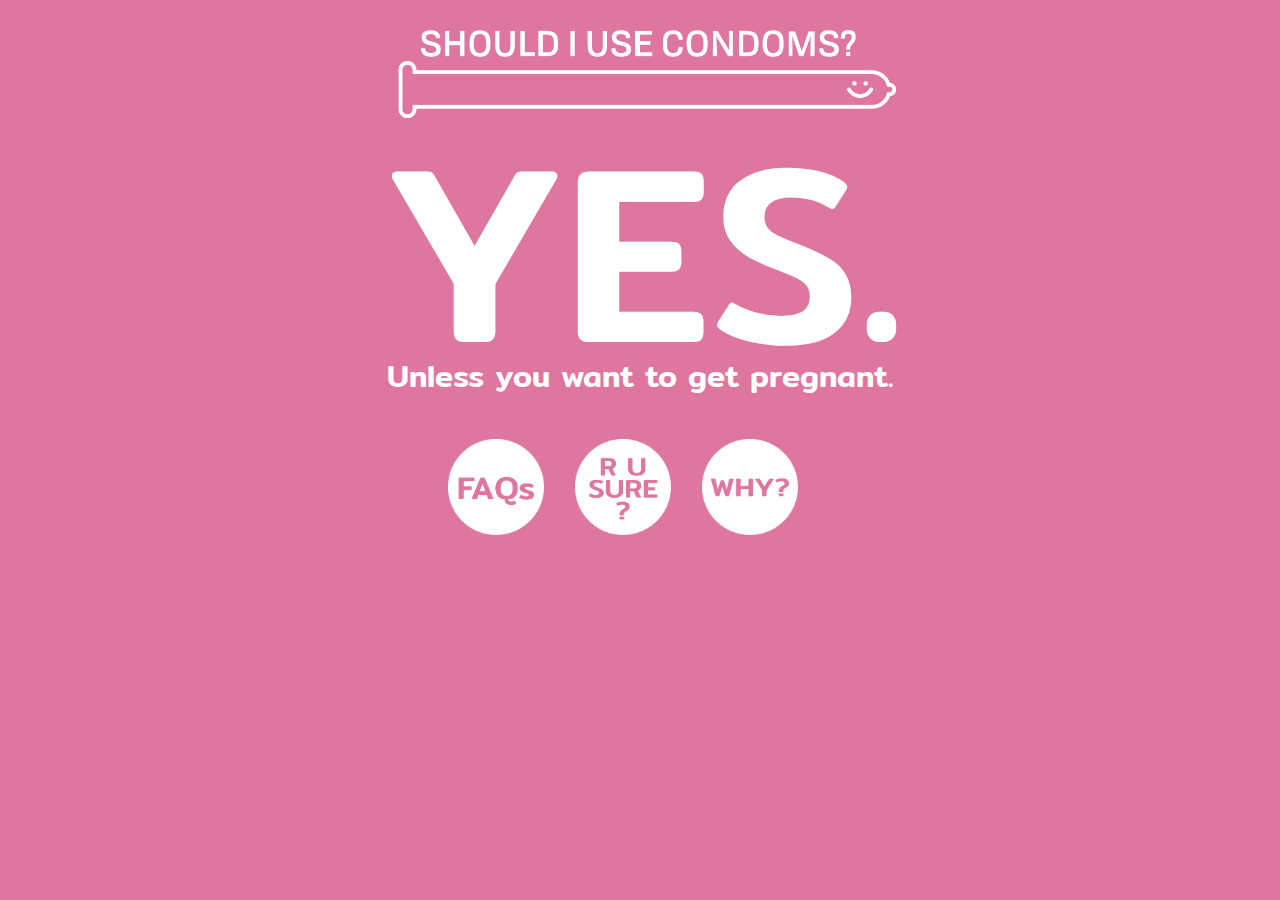
<file: index.html>
<!doctype html>
<html>
<head>
<meta charset="utf-8">
<title>Should I Use Condoms?</title>
<link rel="stylesheet" href="css/index.css" media="screen" type="text/css" />
<link rel="icon" type="image/png" sizes="32x32" href="favicon2.ico">
<script type="text/javascript" src="js/jquery-1.9.1.min.js"></script>
<script type="text/javascript" src="js/script.js"></script>

</head>

<body>

	<figure>
    	<img src="img/asset-09.png" alt="Should I Use Condoms?">
    </figure>

    <h1>YES.</h1>

    <h2>Unless you want to get pregnant.</h2>

    <div id="links">
    	<a href="faqs.html"><img src="img/asset-10.png" alt="Frequently asked questions"></a>
        <img src="img/asset-11.png" alt="Are you sure?" id="sure">
        <a href="why.html"><img src="img/asset-12.png" alt="Why?"></a>
    </div>


</body>
</html>
</file>
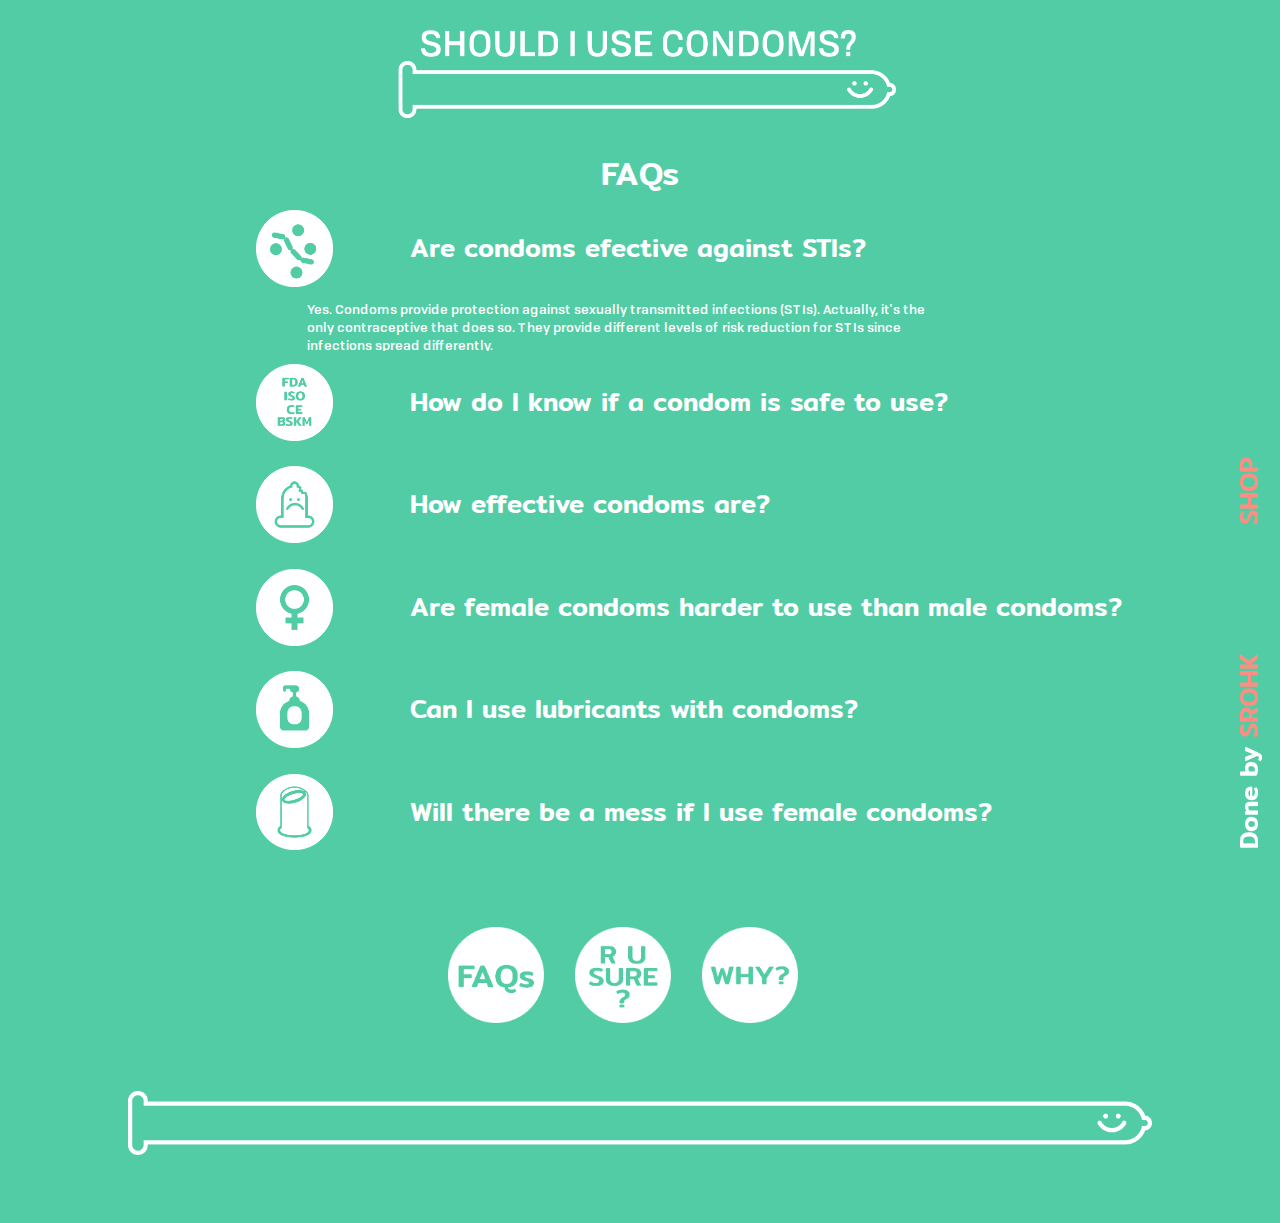
<file: faqs.html>
<!doctype html>
<html>
<head>
<meta charset="utf-8">
<title>Should I Use Condoms?</title>
<link rel="stylesheet" href="css/index.css" media="screen" type="text/css" />
<link rel="icon" type="image/png" sizes="32x32" href="favicon2.ico">
<script type="text/javascript" src="js/jquery-1.9.1.min.js"></script>
<script type="text/javascript" src="js/script.js"></script>

</head>

<body>

	<figure>
    	<img src="img/asset-09.png" alt="Should I Use Condoms?">
    </figure>
    
    <h3>FAQs</h3>
    
    <div id="faq">
    	
        <div class="q active">
        
        	<div class="title">
            
            	<img src="img/asset-13.png" alt="Sexually Transmitted Infections">
                
                <h4>Are condoms efective against STIs?</h4>                
            
            </div>
            
            <p>Yes. Condoms provide protection against sexually transmitted infections (STIs). Actually, it's the only contraceptive that does so. They provide different levels of risk reduction for STIs since infections spread differently.</p>    
        </div>

        <div class="q">
        
        	<div class="title">
            
            	<img src="img/asset-14.png" alt="Certification">
                
                <h4>How do I know if a condom is safe to use?</h4>                
            
            </div>
            
            <p>First, check to see if the use-by date has not expired. Then try to find a standards approval mark. This mark depends on where you live, but it may be done by the FDA, ISO, CE or the British Standard Kite Mark. Lastly have they been properly stored? If so, they should be good to go.</p>
        
        </div>

        <div class="q">
        
        	<div class="title">
            
            	<img src="img/asset-26.png" alt="Broken condom">
                
                <h4>How effective condoms are?</h4>                
            
            </div>
            
            <p>For protection against pregnancy modern hormonal methods are the most effective and reliable, even compared to condoms. But condoms are the only method that will protect against STIs.</p>
        
        </div>

        <div class="q">
        
        	<div class="title">
            
            	<img src="img/asset-16.png" alt="Female">
                
                <h4>Are female condoms harder to use than male condoms?</h4>                
            
            </div>
            
            <p>They can be a little tricky in the beginning, but with a bit of practice this method should be no harder than other methods. If you are clear on how to use them, you should get the hang of it.</p>
        
        </div>

        <div class="q">
        
        	<div class="title">
            
            	<img src="img/asset-17.png" alt="Lubricant">
                
                <h4>Can I use lubricants with condoms?</h4>                
            
            </div>
            
            <p>Sure, many of them already come lubricated on the outside, inside, or both but you can add more lubrication as long as it is either water-based or silicon-based lubricants. Other types of lubrications can weaken the latex and should not be used.</p>
        
        </div>

        <div class="q">
        
        	<div class="title">
            
            	<img src="img/asset-18.png" alt="Female condom">
                
                <h4>Will there be a mess if I use female condoms?</h4>                
            
            </div>
            
            <p>Male and Female condoms work similarlly. The sheath works by containing the sperm when the man ejaculates. So, if you know how to use them, female condoms should be as messy as the male condoms.</p>
        
        </div>

    </div>
        
    <div id="links">
    	<img src="img/asset-10.png" alt="Frequently asked questions">
        <a href="index.html"><img src="img/asset-11.png" alt="Are you sure?"></a>
        <a href="why.html"><img src="img/asset-12.png" alt="Why?"></a>
    </div>
    
    <footer>

        <figure>
            <img src="img/asset-24.png" alt="Condy, The Happy Condom">
        </figure>
        
        <figure id="fig_2">
            <img src="img/asset-02.png" alt="Condy, The Happy Condom">
        </figure>         

	</footer>
    
	<p>Done by <a href="http://www.sronk.com">SROHK</a><a href="https://www.redbubble.com/people/srohk/">SHOP</a></p>

</body>
</html>
</file>
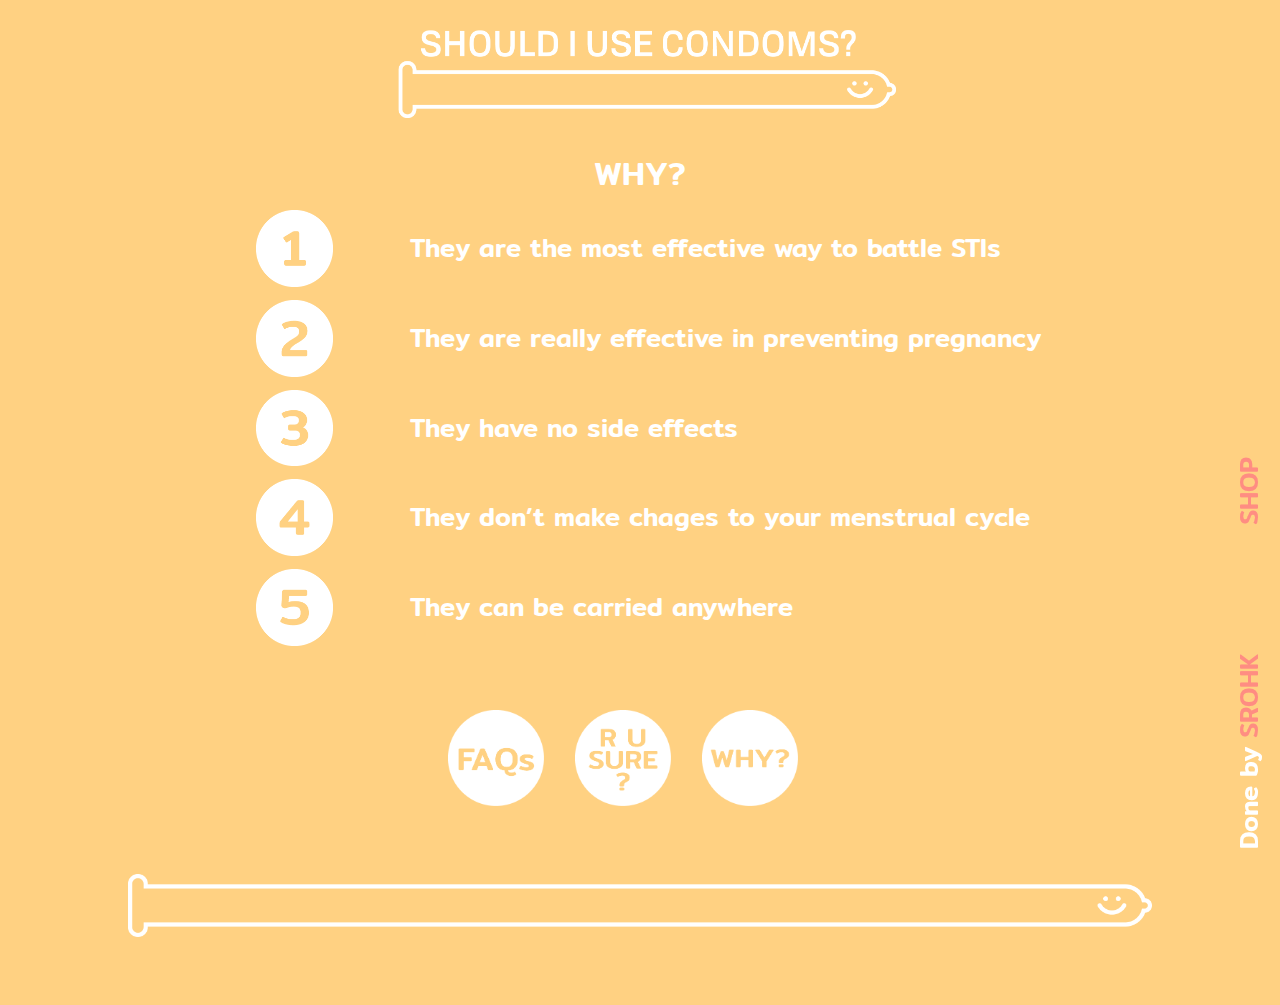
<file: why.html>
<!doctype html>
<html>
<head>
<meta charset="utf-8">
<title>Should I Use Condoms?</title>
<link rel="stylesheet" href="css/index.css" media="screen" type="text/css" />
<link rel="icon" type="image/png" sizes="32x32" href="favicon2.ico">
<script type="text/javascript" src="js/jquery-1.9.1.min.js"></script>
<script type="text/javascript" src="js/script.js"></script>

</head>

<body>

	<figure>
    	<img src="img/asset-09.png" alt="Should I Use Condoms?">
    </figure>
    
    <h3>WHY?</h3>
    
    <div id="why">
    	
        <div class="q">
        
        	<div class="title">
            
            	<img src="img/asset-19.png" alt="Number One">
                
                <h4>They are the most effective way to battle STIs</h4>                
            
            </div>
                    
        </div>

        <div class="q">
        
        	<div class="title">
            
            	<img src="img/asset-20.png" alt="Number Two">
                
                <h4>They are really effective in preventing pregnancy</h4>
                               
            </div>
                    
        </div>

        <div class="q">
        
        	<div class="title">
            
            	<img src="img/asset-21.png" alt="Number Three">
                
                <h4>They have no side effects</h4>                
            
            </div>
                    
        </div>

        <div class="q">
        
        	<div class="title">
            
            	<img src="img/asset-22.png" alt="Number Four">
                
                <h4>They don’t make chages to your menstrual cycle</h4>                
            
            </div>
                    
        </div>

        <div class="q">
        
        	<div class="title">
            
            	<img src="img/asset-23.png" alt="Number Five">
                
                <h4>They can be carried anywhere</h4>                
            
            </div>
                    
        </div>

    </div>
    
        
    <div id="links">
    	<a href="faqs.html"><img src="img/asset-10.png" alt="Frequently asked questions"></a>
        <a href="index.html"><img src="img/asset-11.png" alt="Are you sure?"></a>
        <img src="img/asset-12.png" alt="Why?">
    </div>
    
    <footer>

        <figure>
            <img src="img/asset-24.png" alt="Condy, The Happy Condom">
        </figure>
        
        <figure id="fig_2">
            <img src="img/asset-02.png" alt="Condy, The Happy Condom">
        </figure>        

	</footer>
    
	<p>Done by <a href="http://www.sronk.com">SROHK</a><a href="https://www.redbubble.com/people/srohk/">SHOP</a></p>

</body>
</html>
</file>
<file: css/index.css>
@font-face {
  font-family: Mitr;
  src: url(../font/Mitr-Medium.ttf); }
@font-face {
  font-family: Tofino;
  src: url(../font/Tofino%20Medium.ttf); }
* {
  margin: 0;
  padding: 0; }

body {
  background-color: #52CCA4; }

figure {
  width: 40%;
  margin-left: 30%;
  margin-top: 2vw; }
  figure img {
    width: 100%; }

h1 {
  font-family: Mitr;
  color: white;
  font-weight: normal;
  font-style: normal;
  width: 40%;
  margin-left: 30%;
  text-align: center;
  margin-top: 0vw;
  font-size: 19.6vw;
  line-height: 20vw; }

h2 {
  font-family: Mitr;
  color: white;
  font-weight: normal;
  font-style: normal;
  width: 40%;
  margin-left: 30%;
  text-align: center;
  margin-top: -2vw;
  font-size: 2.39vw; }

h3 {
  font-family: Mitr;
  color: white;
  font-weight: normal;
  font-style: normal;
  width: 40%;
  margin-left: 30%;
  text-align: center;
  margin-top: 2vw;
  font-size: 2.5vw; }

h4 {
  font-family: Mitr;
  color: white;
  font-weight: normal;
  font-style: normal;
  width: 40%;
  margin-left: 30%;
  text-align: center;
  margin-top: 2vw;
  font-size: 2vw; }

#links {
  width: 30%;
  margin-left: 35%;
  margin-top: 3vw; }
  #links img {
    width: 25%;
    margin-right: 7%;
    cursor: pointer; }
  #links img:hover {
    background-color: rgba(255, 255, 255, 0.43);
    border-radius: 10vw; }

p {
  float: left;
  position: fixed;
  -ms-transform: rotate(270deg);
  -webkit-transform: rotate(270deg);
  transform: rotate(270deg);
  bottom: 49vw;
  right: -51vw;
  height: 10vw;
  width: 100vw;
  font-family: Mitr;
  font-size: 2vw;
  color: white;
  font-style: normal;
  font-weight: normal;
  text-decoration: none; }
  p a {
    text-decoration: none;
    color: #FF8D82;
    cursor: pointer !important; }
  p a:nth-of-type(2) {
    margin-left: 10vw; }
  p a:hover {
    color: #BF8EDC; }

#faq {
  width: 60%;
  margin-left: 20%;
  height: auto;
  margin-bottom: 5vw;
  float: left; }
  #faq .q {
    width: 100%;
    float: left;
    margin-top: 1vw; }
    #faq .q .title {
      height: 6vw;
      cursor: pointer; }
      #faq .q .title img {
        height: 6vw;
        float: left; }
      #faq .q .title h4 {
        line-height: 6vw;
        text-align: left;
        width: 100%;
        margin-left: 20%;
        margin-top: 0; }
    #faq .q p {
      float: left;
      position: relative;
      -ms-transform: rotate(0deg);
      -webkit-transform: rotate(0deg);
      transform: rotate(0deg);
      bottom: auto;
      right: auto;
      margin-top: 1vw;
      height: 0;
      width: 50vw;
      font-family: Tofino;
      font-size: 1vw;
      color: white;
      font-style: normal;
      font-weight: normal;
      margin-left: 4vw;
      overflow: hidden; }
  #faq .q:first-of-type p {
    height: 4vw; }
  #faq .active .title {
    cursor: default; }

#why {
  width: 60%;
  margin-left: 20%;
  height: auto;
  margin-bottom: 5vw;
  float: left; }
  #why .q {
    width: 100%;
    float: left;
    margin-top: 1vw; }
    #why .q .title {
      height: 6vw;
      cursor: default; }
      #why .q .title img {
        height: 6vw;
        float: left; }
      #why .q .title h4 {
        line-height: 6vw;
        text-align: left;
        width: 100%;
        margin-left: 20%;
        margin-top: 0; }
    #why .q p {
      float: left;
      position: relative;
      -ms-transform: rotate(0deg);
      -webkit-transform: rotate(0deg);
      transform: rotate(0deg);
      bottom: auto;
      right: auto;
      margin-top: 1vw;
      height: 0;
      width: 50vw;
      font-family: Tofino;
      font-size: 1vw;
      color: white;
      font-style: normal;
      font-weight: normal;
      margin-left: 10vw;
      overflow: hidden; }
  #why .active p {
    height: auto; }

footer figure {
  width: 80%;
  margin-left: 10%;
  margin-top: 5vw;
  margin-bottom: 5vw; }
  footer figure img {
    width: 100%; }
footer #fig_2 {
  display: none; }

@media only screen and (max-width: 801px) {
  figure {
    width: 80%;
    margin-left: 10%;
    margin-top: 15vw; }

  h1 {
    width: 100%;
    margin-left: 0%;
    margin-top: 20vw;
    font-size: 37vw; }

  h2 {
    width: 100%;
    margin-left: 0%;
    margin-top: 10vw;
    font-size: 4.5vw; }

  h3 {
    width: 100%;
    margin-left: 0%;
    margin-top: 5vw;
    font-size: 8.5vw; }

  h4 {
    width: 40%;
    margin-left: 30%;
    text-align: center;
    margin-top: 2vw;
    font-size: 5vw; }

  #links {
    width: 80%;
    margin-left: 14%;
    margin-top: 15vw; }

  p {
    bottom: 49vw;
    right: -48vw;
    font-size: 4vw; }

  #faq {
    width: 100%;
    margin-left: 0%;
    margin-bottom: 5vw; }
    #faq .q {
      width: 80%;
      margin-left: 10%;
      margin-top: 3vw; }
      #faq .q .title {
        height: 15vw; }
        #faq .q .title img {
          height: 15vw; }
        #faq .q .title h4 {
          line-height: 5vw;
          text-align: left;
          width: 77%;
          margin-left: 24%;
          margin-top: 0; }
      #faq .q p {
        margin-top: 5vw;
        width: 70vw;
        font-family: Tofino;
        font-size: 3.5vw;
        color: white;
        font-style: normal;
        font-weight: normal;
        margin-left: 7.5vw;
        overflow: hidden; }
    #faq .q:first-of-type p {
      height: 35vw; }
    #faq .active .title {
      cursor: default; }

  #why {
    width: 100%;
    margin-left: 0%;
    margin-bottom: 5vw; }
    #why .q {
      width: 80%;
      margin-left: 10%;
      margin-top: 3vw; }
      #why .q .title {
        height: 15vw; }
        #why .q .title img {
          height: 15vw; }
        #why .q .title h4 {
          line-height: 5vw;
          text-align: left;
          width: 77%;
          margin-left: 24%;
          margin-top: 0; }
      #why .q p {
        margin-top: 5vw;
        width: 70vw;
        font-family: Tofino;
        font-size: 3.5vw;
        color: white;
        font-style: normal;
        font-weight: normal;
        margin-left: 7.5vw;
        overflow: hidden; }
    #why .q:first-of-type p {
      height: 35vw; }
    #why .active .title {
      cursor: default; }

  footer figure {
    width: 80%;
    margin-left: 10%;
    margin-top: 10vw;
    margin-bottom: 5vw;
    display: none; }
    footer figure img {
      width: 100%; }
  footer #fig_2 {
    display: block; } }
@media only screen and (max-device-width: 801px) and (orientation: portrait) {
  figure {
    width: 80%;
    margin-left: 10%;
    margin-top: 15vw; }

  h1 {
    width: 100%;
    margin-left: 0%;
    margin-top: 20vw;
    font-size: 37vw; }

  h2 {
    width: 100%;
    margin-left: 0%;
    margin-top: 10vw;
    font-size: 4.5vw; }

  h3 {
    width: 100%;
    margin-left: 0%;
    margin-top: 5vw;
    font-size: 8.5vw; }

  h4 {
    width: 40%;
    margin-left: 30%;
    text-align: center;
    margin-top: 2vw;
    font-size: 5vw; }

  #links {
    width: 80%;
    margin-left: 14%;
    margin-top: 15vw; }

  p {
    bottom: 15vw;
    right: -12vw;
    font-size: 4vw; }

  #faq {
    width: 100%;
    margin-left: 0%;
    margin-bottom: 5vw; }
    #faq .q {
      width: 80%;
      margin-left: 10%;
      margin-top: 3vw; }
      #faq .q .title {
        height: 15vw; }
        #faq .q .title img {
          height: 15vw; }
        #faq .q .title h4 {
          line-height: 5vw;
          text-align: left;
          width: 77%;
          margin-left: 24%;
          margin-top: 0; }
      #faq .q p {
        margin-top: 5vw;
        width: 70vw;
        font-family: Tofino;
        font-size: 3.5vw;
        color: white;
        font-style: normal;
        font-weight: normal;
        margin-left: 7.5vw;
        overflow: hidden; }
    #faq .q:first-of-type p {
      height: 35vw; }
    #faq .active .title {
      cursor: default; }

  #why {
    width: 100%;
    margin-left: 0%;
    margin-bottom: 5vw; }
    #why .q {
      width: 80%;
      margin-left: 10%;
      margin-top: 3vw; }
      #why .q .title {
        height: 15vw; }
        #why .q .title img {
          height: 15vw; }
        #why .q .title h4 {
          line-height: 5vw;
          text-align: left;
          width: 77%;
          margin-left: 24%;
          margin-top: 0; }
      #why .q p {
        margin-top: 5vw;
        width: 70vw;
        font-family: Tofino;
        font-size: 3.5vw;
        color: white;
        font-style: normal;
        font-weight: normal;
        margin-left: 7.5vw;
        overflow: hidden; }
    #why .q:first-of-type p {
      height: 75vw; }
    #why .active .title {
      cursor: default; }

  footer figure {
    width: 80%;
    margin-left: 10%;
    margin-top: 10vw;
    margin-bottom: 5vw;
    display: none; }
    footer figure img {
      width: 100%; }
  footer #fig_2 {
    display: block; } }

/*# sourceMappingURL=index.css.map */
</file>
